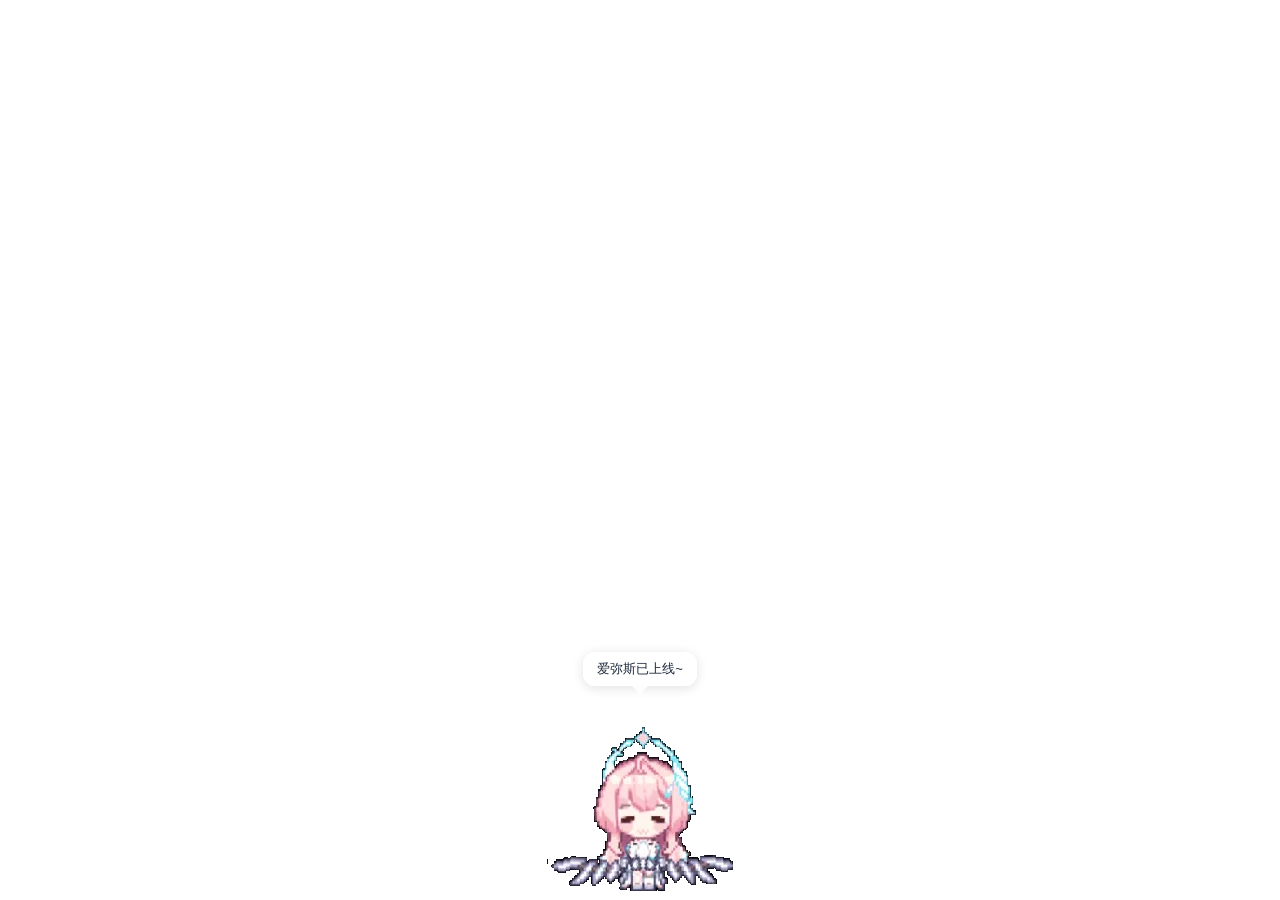
<file: src/index.html>
<!DOCTYPE html>
<html lang="zh-CN">
<head>
  <meta charset="UTF-8">
  <meta name="viewport" content="width=device-width, initial-scale=1.0">
  <title>桌宠</title>
  <link rel="stylesheet" href="pet.css">
</head>
<body>
  <div id="pet-container">
    <div id="sprite"></div>
    <div id="gif-container" class="hidden"><div id="gif-sprite-wrap"></div></div>
    <div id="bubble" class="hidden"></div>
    <div id="ask-bubble" class="hidden">
      <div id="ask-prompt"></div>
      <div id="ask-choices"></div>
      <div id="ask-confirm-row" class="hidden">
        <button id="ask-confirm-yes">确认</button>
        <button id="ask-confirm-no">否定</button>
      </div>
      <div id="ask-input-row">
        <input id="ask-input" type="text" placeholder="输入...">
        <div id="ask-input-btns">
          <button id="ask-back">返回</button>
          <button id="ask-send">发送</button>
        </div>
      </div>
    </div>
    <div id="quick-menu" class="hidden">
      <button class="quick-menu-item" data-action="message">💬 发消息</button>
      <button class="quick-menu-item" data-action="adapter-status">🔌 适配器状态</button>
      <button class="quick-menu-item" data-action="adapter-select">🎯 选择适配器</button>
      <button class="quick-menu-item" data-action="adapter-auto">⚙ 自动检测</button>
      <button class="quick-menu-item" data-action="adapter-scan">↻ 立即扫描</button>
      <button class="quick-menu-item" data-action="movement-mode">🏃 运动模式</button>
      <button class="quick-menu-item" data-action="sleep">💤 休眠</button>
      <button class="quick-menu-item" data-action="exit">⏻ 退出</button>
      <button class="quick-menu-item" data-action="toggle-mode">🔄 切换GIF模式</button>
      <button class="quick-menu-item" data-action="cancel">✕ 取消</button>
    </div>

    <!-- Adapter Selection Modal -->
    <div id="adapter-modal" class="hidden">
      <div class="modal-backdrop"></div>
      <div class="modal-content">
        <div class="modal-header">
          <h3>选择 CLI 适配器</h3>
          <button class="modal-close" data-action="close-adapter-modal">✕</button>
        </div>
        <div class="modal-body">
          <div class="adapter-mode-section">
            <label class="mode-option">
              <input type="radio" name="adapter-mode" value="auto" id="mode-auto">
              <span class="mode-label">
                <strong>自动检测</strong>
                <small>根据运行进程自动选择适配器</small>
              </span>
            </label>
            <label class="mode-option">
              <input type="radio" name="adapter-mode" value="manual" id="mode-manual">
              <span class="mode-label">
                <strong>手动指定</strong>
                <small>强制使用特定适配器</small>
              </span>
            </label>
          </div>
          <div class="adapter-list" id="adapter-list">
            <!-- Populated dynamically -->
          </div>
        </div>
        <div class="modal-footer">
          <button class="modal-btn modal-btn-primary" data-action="apply-adapter">应用</button>
          <button class="modal-btn modal-btn-secondary" data-action="close-adapter-modal">取消</button>
        </div>
      </div>
    </div>
    <div id="pending-dot" class="hidden"></div>
  </div>
  <script src="sprite-animator.js"></script>
  <script src="gif-animator.js"></script>
  <script src="bubble.js"></script>
  <script src="app.js"></script>
</body>
</html>
</file>
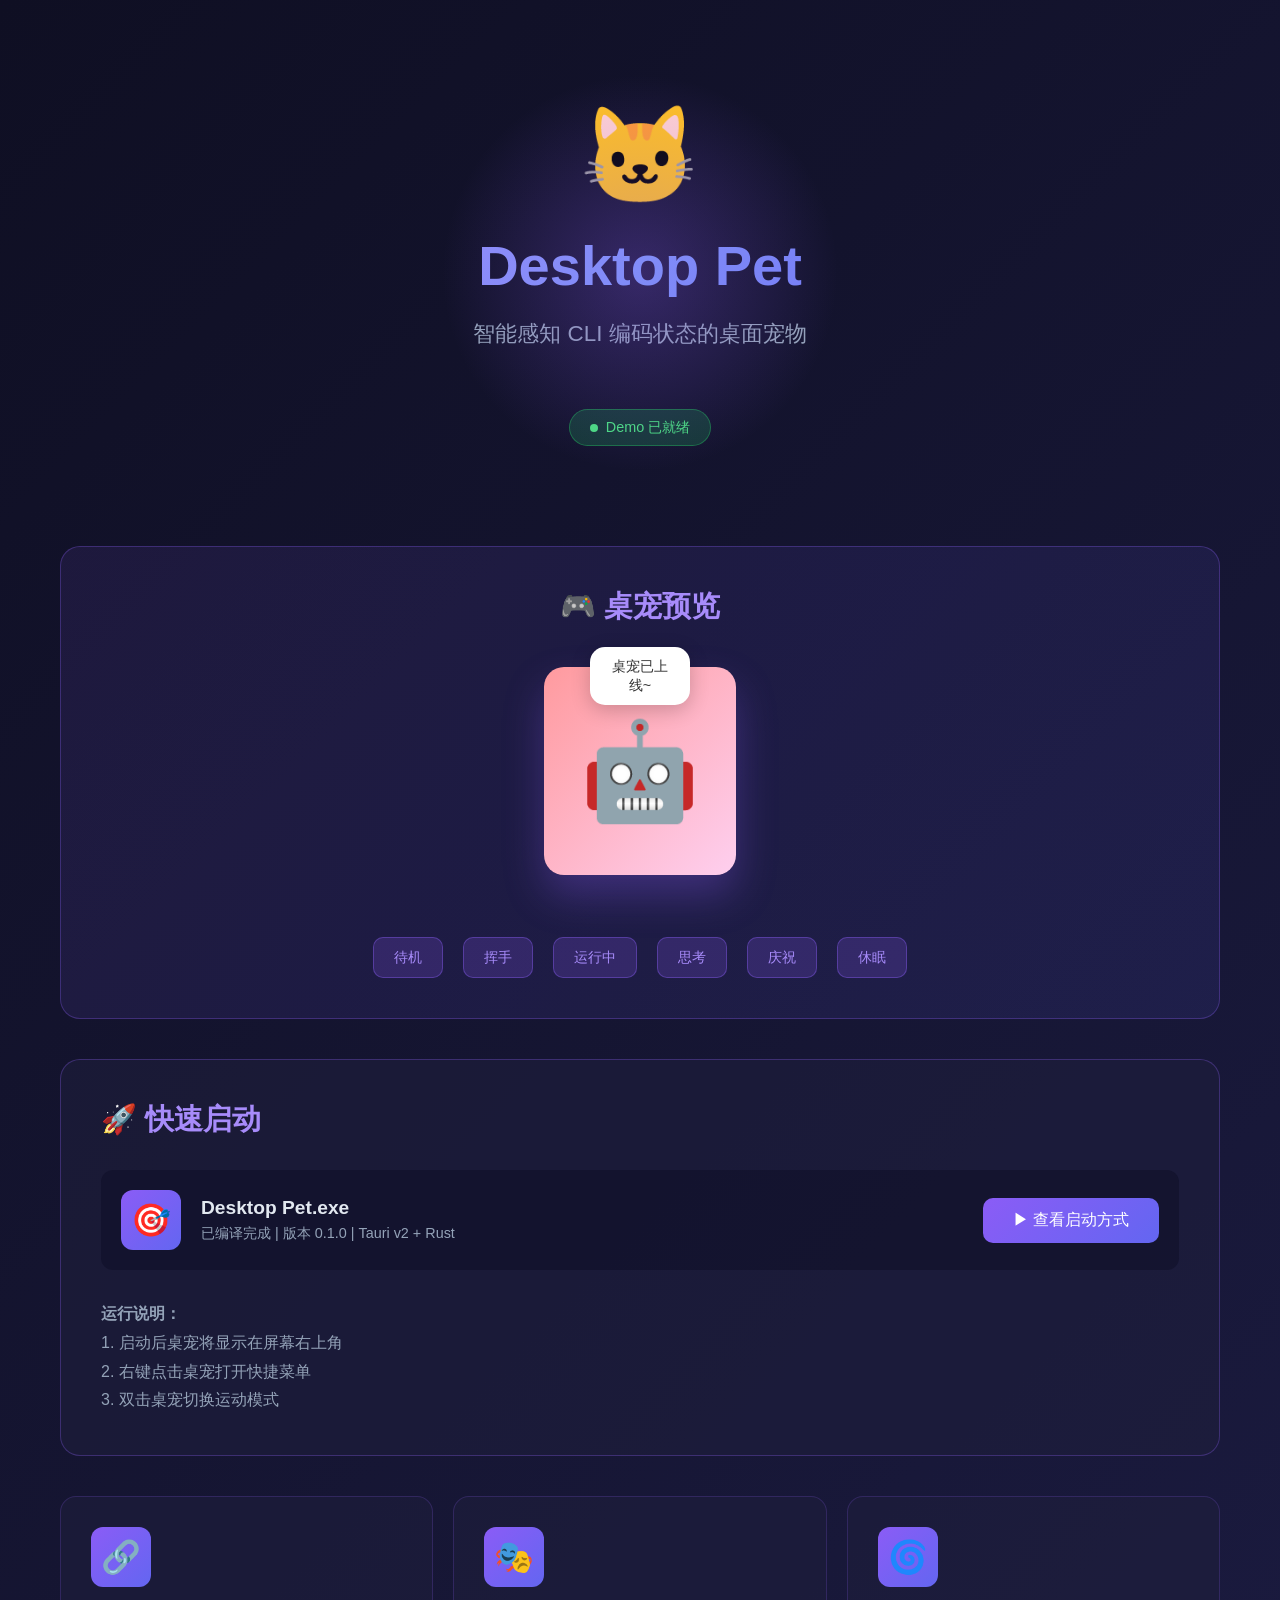
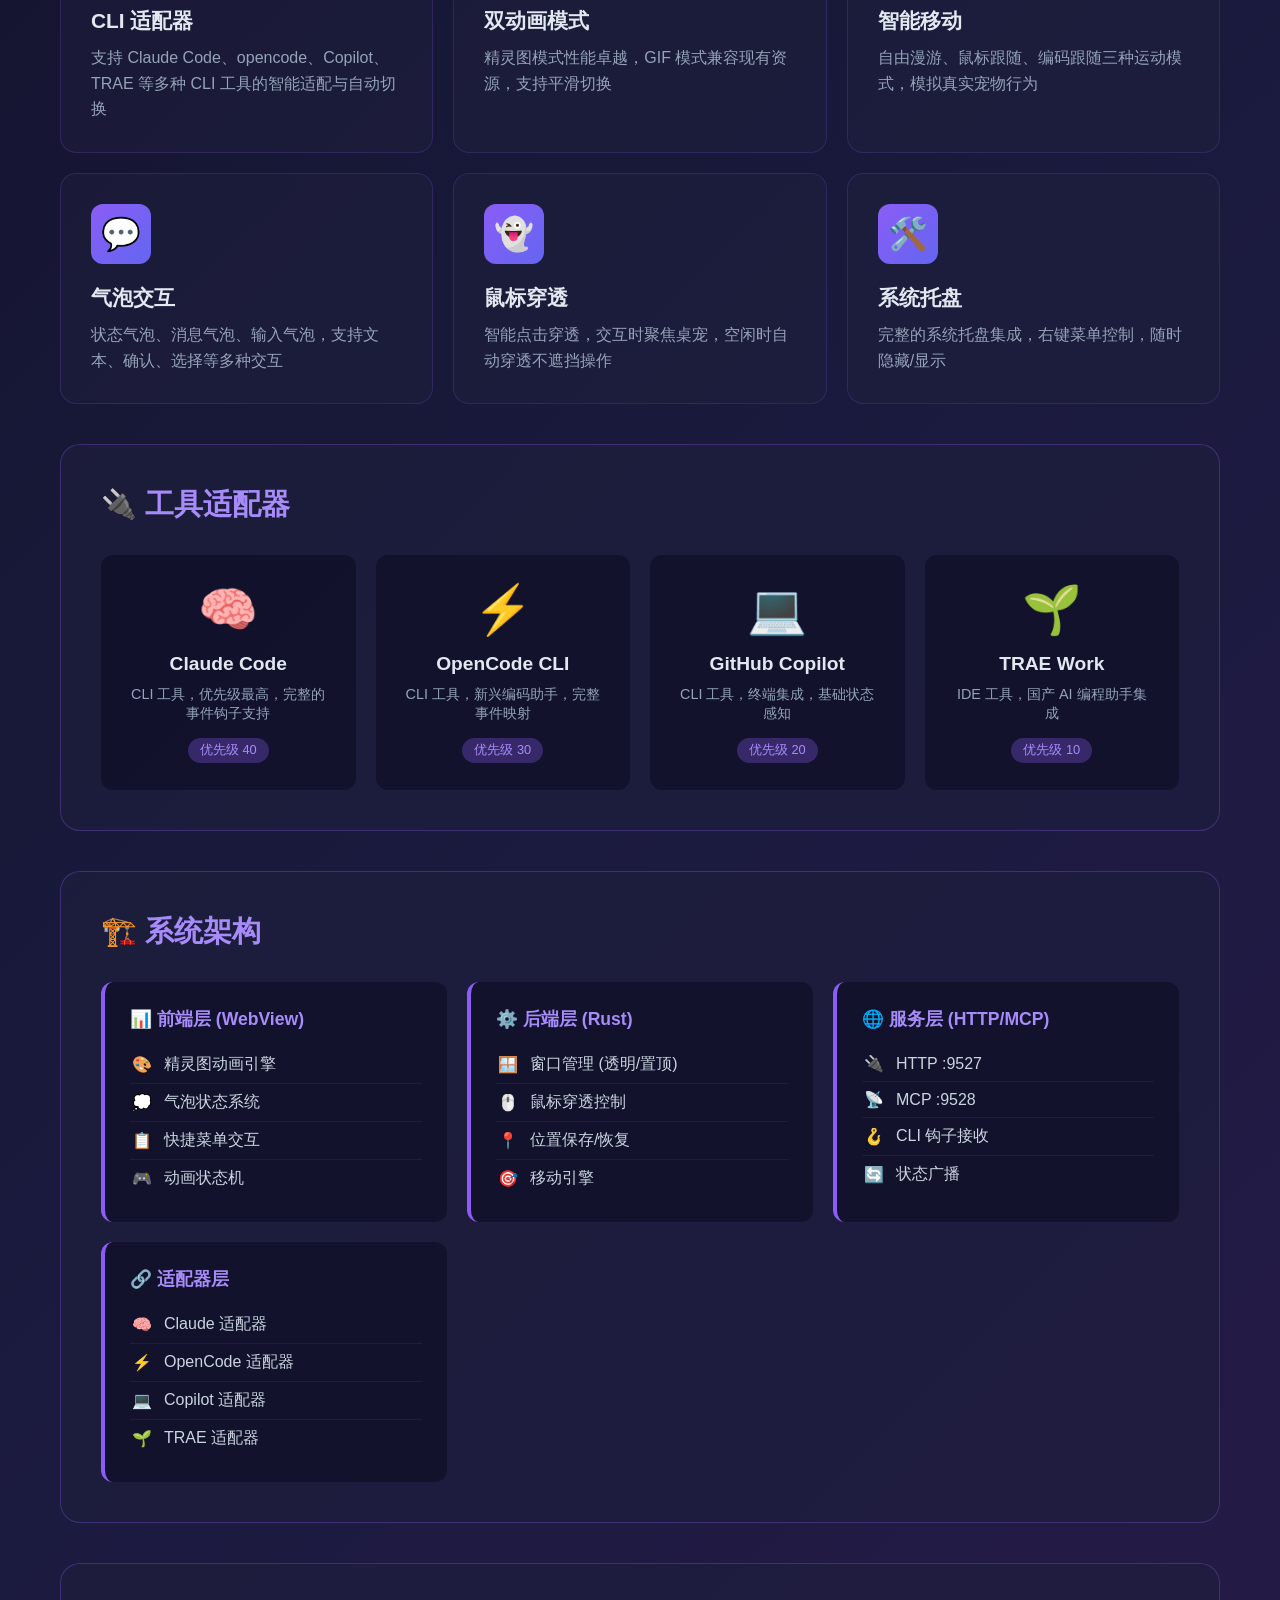
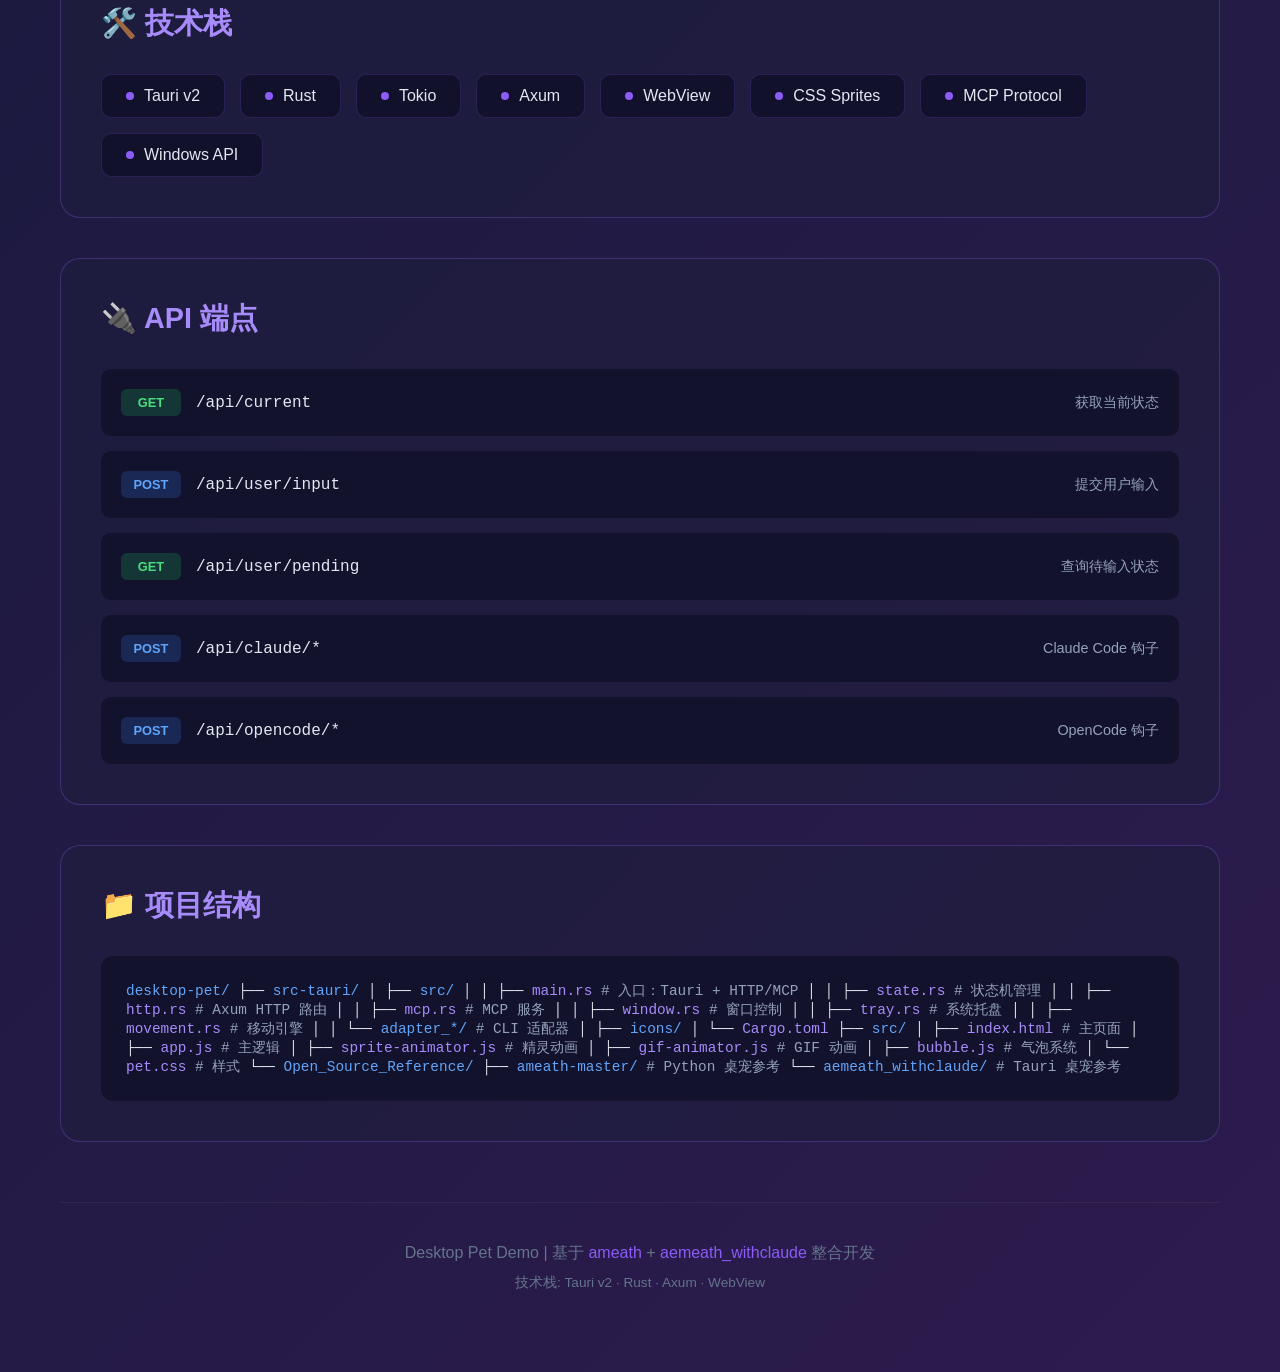
<file: demo.html>
<!DOCTYPE html>
<html lang="zh-CN">
<head>
  <meta charset="UTF-8">
  <meta name="viewport" content="width=device-width, initial-scale=1.0">
  <title>Desktop Pet - CLI 智能桌宠 Demo</title>
  <style>
    * {
      margin: 0;
      padding: 0;
      box-sizing: border-box;
    }

    body {
      font-family: "Microsoft YaHei", "PingFang SC", -apple-system, sans-serif;
      background: linear-gradient(135deg, #0f0f23 0%, #1a1a3e 50%, #2d1b4e 100%);
      min-height: 100vh;
      color: #e2e8f0;
      overflow-x: hidden;
    }

    .container {
      max-width: 1200px;
      margin: 0 auto;
      padding: 40px 20px;
    }

    /* Hero Section */
    .hero {
      text-align: center;
      padding: 60px 20px;
      position: relative;
    }

    .hero::before {
      content: '';
      position: absolute;
      top: 50%;
      left: 50%;
      transform: translate(-50%, -50%);
      width: 400px;
      height: 400px;
      background: radial-gradient(circle, rgba(139, 92, 246, 0.3) 0%, transparent 70%);
      pointer-events: none;
    }

    .hero h1 {
      font-size: 3.5rem;
      font-weight: 700;
      background: linear-gradient(135deg, #a78bfa 0%, #818cf8 50%, #6366f1 100%);
      -webkit-background-clip: text;
      -webkit-text-fill-color: transparent;
      background-clip: text;
      margin-bottom: 20px;
      position: relative;
    }

    .hero .subtitle {
      font-size: 1.4rem;
      color: #94a3b8;
      margin-bottom: 40px;
    }

    .hero .emoji-mascot {
      font-size: 6rem;
      margin-bottom: 20px;
      animation: bounce 2s ease-in-out infinite;
    }

    @keyframes bounce {
      0%, 100% { transform: translateY(0); }
      50% { transform: translateY(-20px); }
    }

    /* Status Badge */
    .status-badge {
      display: inline-flex;
      align-items: center;
      gap: 8px;
      padding: 8px 20px;
      background: rgba(34, 197, 94, 0.2);
      border: 1px solid rgba(34, 197, 94, 0.4);
      border-radius: 50px;
      font-size: 0.9rem;
      color: #4ade80;
      margin-top: 20px;
    }

    .status-badge .dot {
      width: 8px;
      height: 8px;
      background: #4ade80;
      border-radius: 50%;
      animation: pulse 2s ease-in-out infinite;
    }

    @keyframes pulse {
      0%, 100% { opacity: 1; }
      50% { opacity: 0.4; }
    }

    /* Quick Start Section */
    .quick-start {
      background: rgba(30, 30, 60, 0.6);
      border-radius: 20px;
      padding: 40px;
      margin: 40px 0;
      border: 1px solid rgba(139, 92, 246, 0.3);
    }

    .quick-start h2 {
      font-size: 1.8rem;
      margin-bottom: 30px;
      color: #a78bfa;
    }

    .exe-status {
      display: flex;
      align-items: center;
      gap: 20px;
      padding: 20px;
      background: rgba(15, 15, 40, 0.6);
      border-radius: 12px;
      margin-bottom: 30px;
    }

    .exe-icon {
      width: 60px;
      height: 60px;
      background: linear-gradient(135deg, #8b5cf6, #6366f1);
      border-radius: 12px;
      display: flex;
      align-items: center;
      justify-content: center;
      font-size: 2rem;
    }

    .exe-info h3 {
      font-size: 1.2rem;
      margin-bottom: 5px;
    }

    .exe-info p {
      color: #94a3b8;
      font-size: 0.9rem;
    }

    .run-btn {
      margin-left: auto;
      padding: 12px 30px;
      background: linear-gradient(135deg, #8b5cf6, #6366f1);
      border: none;
      border-radius: 10px;
      color: white;
      font-size: 1rem;
      cursor: pointer;
      transition: all 0.3s ease;
      display: flex;
      align-items: center;
      gap: 8px;
    }

    .run-btn:hover {
      transform: translateY(-2px);
      box-shadow: 0 10px 30px rgba(139, 92, 246, 0.4);
    }

    /* Architecture Section */
    .architecture {
      background: rgba(30, 30, 60, 0.6);
      border-radius: 20px;
      padding: 40px;
      margin: 40px 0;
      border: 1px solid rgba(139, 92, 246, 0.3);
    }

    .architecture h2 {
      font-size: 1.8rem;
      margin-bottom: 30px;
      color: #a78bfa;
    }

    .arch-diagram {
      display: grid;
      grid-template-columns: repeat(auto-fit, minmax(300px, 1fr));
      gap: 20px;
    }

    .arch-layer {
      background: rgba(15, 15, 40, 0.8);
      border-radius: 12px;
      padding: 25px;
      border-left: 4px solid #8b5cf6;
    }

    .arch-layer h3 {
      font-size: 1.1rem;
      color: #a78bfa;
      margin-bottom: 15px;
      display: flex;
      align-items: center;
      gap: 10px;
    }

    .arch-layer ul {
      list-style: none;
      color: #cbd5e1;
    }

    .arch-layer li {
      padding: 8px 0;
      border-bottom: 1px solid rgba(255, 255, 255, 0.05);
      display: flex;
      align-items: center;
      gap: 10px;
    }

    .arch-layer li:last-child {
      border-bottom: none;
    }

    .arch-layer .icon {
      width: 24px;
      text-align: center;
    }

    /* Features Grid */
    .features {
      display: grid;
      grid-template-columns: repeat(auto-fit, minmax(280px, 1fr));
      gap: 20px;
      margin: 40px 0;
    }

    .feature-card {
      background: rgba(30, 30, 60, 0.6);
      border-radius: 16px;
      padding: 30px;
      border: 1px solid rgba(139, 92, 246, 0.2);
      transition: all 0.3s ease;
    }

    .feature-card:hover {
      transform: translateY(-5px);
      border-color: rgba(139, 92, 246, 0.5);
      box-shadow: 0 20px 40px rgba(0, 0, 0, 0.3);
    }

    .feature-icon {
      width: 60px;
      height: 60px;
      background: linear-gradient(135deg, #8b5cf6, #6366f1);
      border-radius: 12px;
      display: flex;
      align-items: center;
      justify-content: center;
      font-size: 2rem;
      margin-bottom: 20px;
    }

    .feature-card h3 {
      font-size: 1.3rem;
      margin-bottom: 10px;
      color: #e2e8f0;
    }

    .feature-card p {
      color: #94a3b8;
      line-height: 1.6;
    }

    /* CLI Adapters Section */
    .adapters {
      background: rgba(30, 30, 60, 0.6);
      border-radius: 20px;
      padding: 40px;
      margin: 40px 0;
      border: 1px solid rgba(139, 92, 246, 0.3);
    }

    .adapters h2 {
      font-size: 1.8rem;
      margin-bottom: 30px;
      color: #a78bfa;
    }

    .adapter-grid {
      display: grid;
      grid-template-columns: repeat(auto-fit, minmax(250px, 1fr));
      gap: 20px;
    }

    .adapter-card {
      background: rgba(15, 15, 40, 0.8);
      border-radius: 12px;
      padding: 25px;
      text-align: center;
      border: 2px solid transparent;
      transition: all 0.3s ease;
    }

    .adapter-card:hover {
      border-color: #8b5cf6;
    }

    .adapter-card .logo {
      font-size: 3rem;
      margin-bottom: 15px;
    }

    .adapter-card h4 {
      font-size: 1.2rem;
      margin-bottom: 10px;
      color: #e2e8f0;
    }

    .adapter-card p {
      color: #94a3b8;
      font-size: 0.9rem;
      margin-bottom: 15px;
    }

    .priority-badge {
      display: inline-block;
      padding: 4px 12px;
      background: rgba(139, 92, 246, 0.3);
      border-radius: 20px;
      font-size: 0.8rem;
      color: #a78bfa;
    }

    /* Tech Stack */
    .tech-stack {
      background: rgba(30, 30, 60, 0.6);
      border-radius: 20px;
      padding: 40px;
      margin: 40px 0;
      border: 1px solid rgba(139, 92, 246, 0.3);
    }

    .tech-stack h2 {
      font-size: 1.8rem;
      margin-bottom: 30px;
      color: #a78bfa;
    }

    .tech-grid {
      display: flex;
      flex-wrap: wrap;
      gap: 15px;
    }

    .tech-item {
      padding: 12px 24px;
      background: rgba(15, 15, 40, 0.8);
      border-radius: 10px;
      display: flex;
      align-items: center;
      gap: 10px;
      border: 1px solid rgba(139, 92, 246, 0.2);
    }

    .tech-item .dot {
      width: 8px;
      height: 8px;
      border-radius: 50%;
      background: #8b5cf6;
    }

    /* API Endpoints */
    .api-section {
      background: rgba(30, 30, 60, 0.6);
      border-radius: 20px;
      padding: 40px;
      margin: 40px 0;
      border: 1px solid rgba(139, 92, 246, 0.3);
    }

    .api-section h2 {
      font-size: 1.8rem;
      margin-bottom: 30px;
      color: #a78bfa;
    }

    .endpoint-list {
      display: grid;
      gap: 15px;
    }

    .endpoint {
      background: rgba(15, 15, 40, 0.8);
      border-radius: 10px;
      padding: 20px;
      display: flex;
      align-items: center;
      gap: 15px;
    }

    .method {
      padding: 6px 12px;
      border-radius: 6px;
      font-size: 0.8rem;
      font-weight: 600;
      min-width: 60px;
      text-align: center;
    }

    .method.get {
      background: rgba(34, 197, 94, 0.2);
      color: #4ade80;
    }

    .method.post {
      background: rgba(59, 130, 246, 0.2);
      color: #60a5fa;
    }

    .endpoint .path {
      font-family: "Fira Code", monospace;
      color: #e2e8f0;
      flex: 1;
    }

    .endpoint .desc {
      color: #94a3b8;
      font-size: 0.9rem;
    }

    /* Project Structure */
    .structure {
      background: rgba(30, 30, 60, 0.6);
      border-radius: 20px;
      padding: 40px;
      margin: 40px 0;
      border: 1px solid rgba(139, 92, 246, 0.3);
    }

    .structure h2 {
      font-size: 1.8rem;
      margin-bottom: 30px;
      color: #a78bfa;
    }

    .file-tree {
      font-family: "Fira Code", "Consolas", monospace;
      font-size: 0.9rem;
      background: rgba(15, 15, 40, 0.8);
      border-radius: 12px;
      padding: 25px;
      overflow-x: auto;
    }

    .file-tree .folder {
      color: #60a5fa;
    }

    .file-tree .file {
      color: #94a3b8;
    }

    .file-tree .highlight {
      color: #a78bfa;
    }

    /* Footer */
    .footer {
      text-align: center;
      padding: 40px 20px;
      color: #64748b;
      border-top: 1px solid rgba(255, 255, 255, 0.05);
      margin-top: 60px;
    }

    .footer a {
      color: #8b5cf6;
      text-decoration: none;
    }

    .footer a:hover {
      text-decoration: underline;
    }

    /* Responsive */
    @media (max-width: 768px) {
      .hero h1 {
        font-size: 2.5rem;
      }

      .exe-status {
        flex-direction: column;
        text-align: center;
      }

      .run-btn {
        margin-left: 0;
        margin-top: 20px;
      }

      .run-btn::after {
        content: '💜';
      }
    }

    /* Animations */
    .fade-in {
      animation: fadeIn 0.6s ease-out;
    }

    @keyframes fadeIn {
      from {
        opacity: 0;
        transform: translateY(20px);
      }
      to {
        opacity: 1;
        transform: translateY(0);
      }
    }

    /* Interactive Pet Preview */
    .pet-preview {
      background: linear-gradient(135deg, rgba(139, 92, 246, 0.1), rgba(99, 102, 241, 0.1));
      border-radius: 20px;
      padding: 40px;
      margin: 40px 0;
      text-align: center;
      border: 1px solid rgba(139, 92, 246, 0.3);
    }

    .pet-preview h2 {
      font-size: 1.8rem;
      margin-bottom: 20px;
      color: #a78bfa;
    }

    .pet-container {
      display: inline-block;
      position: relative;
      width: 200px;
      height: 220px;
      margin: 20px auto;
    }

    .pet-sprite {
      width: 192px;
      height: 208px;
      margin: 0 auto;
      background: linear-gradient(135deg, #ff9a9e 0%, #fecfef 100%);
      border-radius: 20px;
      display: flex;
      align-items: center;
      justify-content: center;
      font-size: 6rem;
      animation: petFloat 3s ease-in-out infinite;
      box-shadow: 0 20px 40px rgba(139, 92, 246, 0.3);
    }

    @keyframes petFloat {
      0%, 100% { transform: translateY(0) rotate(-2deg); }
      50% { transform: translateY(-10px) rotate(2deg); }
    }

    .pet-speech {
      position: absolute;
      top: -20px;
      left: 50%;
      transform: translateX(-50%);
      background: white;
      padding: 10px 20px;
      border-radius: 15px;
      color: #333;
      font-size: 0.9rem;
      box-shadow: 0 5px 20px rgba(0, 0, 0, 0.2);
      animation: speechBounce 2s ease-in-out infinite;
    }

    .pet-speech::after {
      content: '';
      position: absolute;
      bottom: -10px;
      left: 50%;
      transform: translateX(-50%);
      border: 10px solid transparent;
      border-top-color: white;
    }

    @keyframes speechBounce {
      0%, 100% { transform: translateX(-50%) translateY(0); }
      50% { transform: translateX(-50%) translateY(-5px); }
    }

    /* State indicator */
    .state-indicator {
      display: flex;
      justify-content: center;
      gap: 20px;
      margin-top: 30px;
      flex-wrap: wrap;
    }

    .state-btn {
      padding: 10px 20px;
      background: rgba(139, 92, 246, 0.2);
      border: 1px solid rgba(139, 92, 246, 0.4);
      border-radius: 10px;
      color: #a78bfa;
      cursor: pointer;
      transition: all 0.3s ease;
      font-size: 0.9rem;
    }

    .state-btn:hover {
      background: rgba(139, 92, 246, 0.4);
      transform: scale(1.05);
    }

    .state-btn.active {
      background: rgba(139, 92, 246, 0.6);
      border-color: #8b5cf6;
    }
  </style>
</head>
<body>
  <div class="container">
    <!-- Hero Section -->
    <section class="hero fade-in">
      <div class="emoji-mascot">🐱</div>
      <h1>Desktop Pet</h1>
      <p class="subtitle">智能感知 CLI 编码状态的桌面宠物</p>
      <div class="status-badge">
        <span class="dot"></span>
        <span>Demo 已就绪</span>
      </div>
    </section>

    <!-- Pet Preview -->
    <section class="pet-preview fade-in">
      <h2>🎮 桌宠预览</h2>
      <div class="pet-container">
        <div class="pet-speech" id="speech">桌宠已上线~</div>
        <div class="pet-sprite" id="petSprite">🤖</div>
      </div>
      <div class="state-indicator">
        <button class="state-btn" onclick="changeState('idle', this)">待机</button>
        <button class="state-btn" onclick="changeState('waving', this)">挥手</button>
        <button class="state-btn" onclick="changeState('running', this)">运行中</button>
        <button class="state-btn" onclick="changeState('thinking', this)">思考</button>
        <button class="state-btn" onclick="changeState('celebrating', this)">庆祝</button>
        <button class="state-btn" onclick="changeState('sleeping', this)">休眠</button>
      </div>
    </section>

    <!-- Quick Start -->
    <section class="quick-start fade-in">
      <h2>🚀 快速启动</h2>
      <div class="exe-status">
        <div class="exe-icon">🎯</div>
        <div class="exe-info">
          <h3>Desktop Pet.exe</h3>
          <p>已编译完成 | 版本 0.1.0 | Tauri v2 + Rust</p>
        </div>
        <button class="run-btn" onclick="showStartGuide()">
          ▶ 查看启动方式
        </button>
      </div>
      <div id="start-guide" style="display:none; margin-top:20px; padding:20px; background:rgba(15,15,40,0.8); border-radius:12px;">
        <p style="color:#e2e8f0; margin-bottom:12px;"><strong>方式一：双击启动脚本（推荐）</strong></p>
        <p style="color:#94a3b8; margin-bottom:20px;">双击项目根目录下的 <code style="background:rgba(139,92,246,0.2); padding:2px 8px; border-radius:4px;">start-desktop-pet.bat</code></p>

        <p style="color:#e2e8f0; margin-bottom:12px;"><strong>方式二：直接运行 exe</strong></p>
        <p style="color:#94a3b8; margin-bottom:20px;">打开 <code style="background:rgba(139,92,246,0.2); padding:2px 8px; border-radius:4px;">src-tauri\target\release\desktop-pet.exe</code> 双击运行</p>

        <p style="color:#e2e8f0; margin-bottom:12px;"><strong>方式三：命令行启动</strong></p>
        <div style="background:rgba(0,0,0,0.4); padding:12px; border-radius:8px; font-family:monospace; color:#a78bfa;">
          cd "d:\project file\Desktop_Pet\src-tauri\target\release"<br>
          .\desktop-pet.exe
        </div>

        <p style="color:#f59e0b; margin-top:20px; font-size:0.9rem;">⚠ 浏览器网页无法直接启动本地程序，请使用以上方式运行</p>
      </div>
      <p style="color: #94a3b8; line-height: 1.8; margin-top: 20px;">
        <strong>运行说明：</strong><br>
        1. 启动后桌宠将显示在屏幕右上角<br>
        2. 右键点击桌宠打开快捷菜单<br>
        3. 双击桌宠切换运动模式
      </p>
    </section>

    <!-- Features -->
    <section class="features fade-in">
      <div class="feature-card">
        <div class="feature-icon">🔗</div>
        <h3>CLI 适配器</h3>
        <p>支持 Claude Code、opencode、Copilot、TRAE 等多种 CLI 工具的智能适配与自动切换</p>
      </div>
      <div class="feature-card">
        <div class="feature-icon">🎭</div>
        <h3>双动画模式</h3>
        <p>精灵图模式性能卓越，GIF 模式兼容现有资源，支持平滑切换</p>
      </div>
      <div class="feature-card">
        <div class="feature-icon">🌀</div>
        <h3>智能移动</h3>
        <p>自由漫游、鼠标跟随、编码跟随三种运动模式，模拟真实宠物行为</p>
      </div>
      <div class="feature-card">
        <div class="feature-icon">💬</div>
        <h3>气泡交互</h3>
        <p>状态气泡、消息气泡、输入气泡，支持文本、确认、选择等多种交互</p>
      </div>
      <div class="feature-card">
        <div class="feature-icon">👻</div>
        <h3>鼠标穿透</h3>
        <p>智能点击穿透，交互时聚焦桌宠，空闲时自动穿透不遮挡操作</p>
      </div>
      <div class="feature-card">
        <div class="feature-icon">🛠️</div>
        <h3>系统托盘</h3>
        <p>完整的系统托盘集成，右键菜单控制，随时隐藏/显示</p>
      </div>
    </section>

    <!-- Adapters -->
    <section class="adapters fade-in">
      <h2>🔌 工具适配器</h2>
      <div class="adapter-grid">
        <div class="adapter-card">
          <div class="logo">🧠</div>
          <h4>Claude Code</h4>
          <p>CLI 工具，优先级最高，完整的事件钩子支持</p>
          <span class="priority-badge">优先级 40</span>
        </div>
        <div class="adapter-card">
          <div class="logo">⚡</div>
          <h4>OpenCode CLI</h4>
          <p>CLI 工具，新兴编码助手，完整事件映射</p>
          <span class="priority-badge">优先级 30</span>
        </div>
        <div class="adapter-card">
          <div class="logo">💻</div>
          <h4>GitHub Copilot</h4>
          <p>CLI 工具，终端集成，基础状态感知</p>
          <span class="priority-badge">优先级 20</span>
        </div>
        <div class="adapter-card">
          <div class="logo">🌱</div>
          <h4>TRAE Work</h4>
          <p>IDE 工具，国产 AI 编程助手集成</p>
          <span class="priority-badge">优先级 10</span>
        </div>
      </div>
    </section>

    <!-- Architecture -->
    <section class="architecture fade-in">
      <h2>🏗️ 系统架构</h2>
      <div class="arch-diagram">
        <div class="arch-layer">
          <h3>📊 前端层 (WebView)</h3>
          <ul>
            <li><span class="icon">🎨</span> 精灵图动画引擎</li>
            <li><span class="icon">💭</span> 气泡状态系统</li>
            <li><span class="icon">📋</span> 快捷菜单交互</li>
            <li><span class="icon">🎮</span> 动画状态机</li>
          </ul>
        </div>
        <div class="arch-layer">
          <h3>⚙️ 后端层 (Rust)</h3>
          <ul>
            <li><span class="icon">🪟</span> 窗口管理 (透明/置顶)</li>
            <li><span class="icon">🖱️</span> 鼠标穿透控制</li>
            <li><span class="icon">📍</span> 位置保存/恢复</li>
            <li><span class="icon">🎯</span> 移动引擎</li>
          </ul>
        </div>
        <div class="arch-layer">
          <h3>🌐 服务层 (HTTP/MCP)</h3>
          <ul>
            <li><span class="icon">🔌</span> HTTP :9527</li>
            <li><span class="icon">📡</span> MCP :9528</li>
            <li><span class="icon">🪝</span> CLI 钩子接收</li>
            <li><span class="icon">🔄</span> 状态广播</li>
          </ul>
        </div>
        <div class="arch-layer">
          <h3>🔗 适配器层</h3>
          <ul>
            <li><span class="icon">🧠</span> Claude 适配器</li>
            <li><span class="icon">⚡</span> OpenCode 适配器</li>
            <li><span class="icon">💻</span> Copilot 适配器</li>
            <li><span class="icon">🌱</span> TRAE 适配器</li>
          </ul>
        </div>
      </div>
    </section>

    <!-- Tech Stack -->
    <section class="tech-stack fade-in">
      <h2>🛠️ 技术栈</h2>
      <div class="tech-grid">
        <div class="tech-item"><span class="dot"></span> Tauri v2</div>
        <div class="tech-item"><span class="dot"></span> Rust</div>
        <div class="tech-item"><span class="dot"></span> Tokio</div>
        <div class="tech-item"><span class="dot"></span> Axum</div>
        <div class="tech-item"><span class="dot"></span> WebView</div>
        <div class="tech-item"><span class="dot"></span> CSS Sprites</div>
        <div class="tech-item"><span class="dot"></span> MCP Protocol</div>
        <div class="tech-item"><span class="dot"></span> Windows API</div>
      </div>
    </section>

    <!-- API Endpoints -->
    <section class="api-section fade-in">
      <h2>🔌 API 端点</h2>
      <div class="endpoint-list">
        <div class="endpoint">
          <span class="method get">GET</span>
          <span class="path">/api/current</span>
          <span class="desc">获取当前状态</span>
        </div>
        <div class="endpoint">
          <span class="method post">POST</span>
          <span class="path">/api/user/input</span>
          <span class="desc">提交用户输入</span>
        </div>
        <div class="endpoint">
          <span class="method get">GET</span>
          <span class="path">/api/user/pending</span>
          <span class="desc">查询待输入状态</span>
        </div>
        <div class="endpoint">
          <span class="method post">POST</span>
          <span class="path">/api/claude/*</span>
          <span class="desc">Claude Code 钩子</span>
        </div>
        <div class="endpoint">
          <span class="method post">POST</span>
          <span class="path">/api/opencode/*</span>
          <span class="desc">OpenCode 钩子</span>
        </div>
      </div>
    </section>

    <!-- Project Structure -->
    <section class="structure fade-in">
      <h2>📁 项目结构</h2>
      <div class="file-tree">
<span class="folder">desktop-pet/</span>
├── <span class="folder">src-tauri/</span>
│   ├── <span class="folder">src/</span>
│   │   ├── <span class="highlight">main.rs</span>           <span class="file"># 入口：Tauri + HTTP/MCP</span>
│   │   ├── <span class="highlight">state.rs</span>           <span class="file"># 状态机管理</span>
│   │   ├── <span class="highlight">http.rs</span>            <span class="file"># Axum HTTP 路由</span>
│   │   ├── <span class="highlight">mcp.rs</span>             <span class="file"># MCP 服务</span>
│   │   ├── <span class="highlight">window.rs</span>          <span class="file"># 窗口控制</span>
│   │   ├── <span class="highlight">tray.rs</span>            <span class="file"># 系统托盘</span>
│   │   ├── <span class="highlight">movement.rs</span>        <span class="file"># 移动引擎</span>
│   │   └── <span class="folder">adapter_*/</span>          <span class="file"># CLI 适配器</span>
│   ├── <span class="folder">icons/</span>
│   └── <span class="highlight">Cargo.toml</span>
├── <span class="folder">src/</span>
│   ├── <span class="highlight">index.html</span>           <span class="file"># 主页面</span>
│   ├── <span class="highlight">app.js</span>              <span class="file"># 主逻辑</span>
│   ├── <span class="highlight">sprite-animator.js</span>  <span class="file"># 精灵动画</span>
│   ├── <span class="highlight">gif-animator.js</span>    <span class="file"># GIF 动画</span>
│   ├── <span class="highlight">bubble.js</span>           <span class="file"># 气泡系统</span>
│   └── <span class="highlight">pet.css</span>             <span class="file"># 样式</span>
└── <span class="folder">Open_Source_Reference/</span>
    ├── <span class="folder">ameath-master/</span>        <span class="file"># Python 桌宠参考</span>
    └── <span class="folder">aemeath_withclaude/</span>  <span class="file"># Tauri 桌宠参考</span>
      </div>
    </section>

    <!-- Footer -->
    <footer class="footer">
      <p>Desktop Pet Demo | 基于 <a href="#">ameath</a> + <a href="#">aemeath_withclaude</a> 整合开发</p>
      <p style="margin-top: 10px; font-size: 0.85rem;">技术栈: Tauri v2 · Rust · Axum · WebView</p>
    </footer>
  </div>

  <script>
    // State configurations
    const stateConfig = {
      idle: { emoji: '🧍', speech: '待机中...' },
      waving: { emoji: '👋', speech: '你好呀~' },
      running: { emoji: '🏃', speech: '正在运行...' },
      thinking: { emoji: '🤔', speech: '思考中...' },
      celebrating: { emoji: '🎉', speech: '搞定啦!' },
      sleeping: { emoji: '💤', speech: 'zzZ...' }
    };

    // Change pet state
    function changeState(state, btn) {
      const config = stateConfig[state];
      document.getElementById('petSprite').textContent = config.emoji;
      document.getElementById('speech').textContent = config.speech;

      // Update active button
      document.querySelectorAll('.state-btn').forEach(b => b.classList.remove('active'));
      btn.classList.add('active');
    }

    // Show start guide
    function showStartGuide() {
      const guide = document.getElementById('start-guide');
      if (guide.style.display === 'none') {
        guide.style.display = 'block';
      } else {
        guide.style.display = 'none';
      }
    }

    // Initial animation
    setTimeout(() => {
      const pet = document.getElementById('petSprite');
      pet.style.animation = 'petFloat 3s ease-in-out infinite';
    }, 100);
  </script>
</body>
</html>
</file>
<file: src/pet.css>
* {
  margin: 0;
  padding: 0;
  box-sizing: border-box;
}

html, body {
  background: transparent;
  width: 100%;
  height: 100%;
  overflow: hidden;
  user-select: none;
}

#pet-container {
  width: 100%;
  height: 100%;
  display: flex;
  flex-direction: column;
  align-items: center;
  justify-content: flex-end;
  position: relative;
  background: transparent;
}

#sprite {
  width: 192px;
  height: 208px;
  background-image: url('spritesheet.webp');
  background-size: 1536px 3328px;
  background-repeat: no-repeat;
  image-rendering: pixelated;
  transition: opacity 0.3s ease;
  flex-shrink: 0;
}

/* ---- bubble ---- */

#bubble {
  position: absolute;
  bottom: 214px;
  background: rgba(255, 255, 255, 0.92);
  border-radius: 12px;
  padding: 8px 14px;
  font-size: 13px;
  font-family: "Microsoft YaHei", "PingFang SC", sans-serif;
  color: #1e293b;
  max-width: 220px;
  text-align: center;
  box-shadow: 0 2px 12px rgba(0, 0, 0, 0.12);
  white-space: pre-line;
  transition: opacity 0.15s ease, transform 0.15s ease;
}

#bubble::after {
  content: '';
  position: absolute;
  bottom: -8px;
  left: 50%;
  transform: translateX(-50%);
  width: 0;
  height: 0;
  border-left: 8px solid transparent;
  border-right: 8px solid transparent;
  border-top: 8px solid rgba(255, 255, 255, 0.92);
}

#bubble.hidden {
  opacity: 0;
  transform: scale(0.9);
  pointer-events: none;
}

#bubble.visible {
  opacity: 1;
  transform: scale(1);
}

#bubble.fade-out {
  opacity: 0;
}

/* ---- ask-bubble (interactive input) ---- */

#ask-bubble {
  position: absolute;
  top: 8px;
  left: 50%;
  transform: translateX(-50%);
  background: rgba(255, 255, 255, 0.95);
  border-radius: 14px;
  padding: 10px 14px;
  min-width: 180px;
  max-width: 260px;
  box-shadow: 0 4px 16px rgba(0, 0, 0, 0.15);
  font-family: "Microsoft YaHei", "PingFang SC", sans-serif;
  font-size: 13px;
  color: #1e293b;
  z-index: 10;
}

#ask-bubble.hidden {
  display: none;
}

#ask-prompt {
  margin-bottom: 8px;
  font-size: 13px;
  color: #475569;
  line-height: 1.4;
}

#ask-choices {
  display: flex;
  gap: 6px;
  flex-wrap: wrap;
  margin-top: 8px;
}

#ask-choices button {
  padding: 4px 14px;
  border-radius: 8px;
  border: 1px solid #e2e8f0;
  background: #f1f5f9;
  cursor: pointer;
  font-size: 12px;
  color: #1e293b;
}

#ask-choices button:hover {
  background: #e2e8f0;
}

#ask-input {
  width: 100%;
  padding: 6px 10px;
  border-radius: 8px;
  border: 1px solid #cbd5e1;
  font-size: 13px;
  margin-top: 6px;
  outline: none;
  color: #1e293b;
}

#ask-input:focus {
  border-color: #3b82f6;
  box-shadow: 0 0 0 2px rgba(59, 130, 246, 0.2);
}

#ask-input-btns {
  display: flex;
  gap: 8px;
  margin-top: 6px;
}

#ask-back {
  flex: 1;
  padding: 5px 14px;
  border-radius: 8px;
  border: 1px solid #e2e8f0;
  background: #f1f5f9;
  color: #64748b;
  cursor: pointer;
  font-size: 12px;
  font-family: inherit;
}

#ask-back:hover {
  background: #e2e8f0;
}

#ask-send {
  flex: 2;
  padding: 5px 14px;
  border-radius: 8px;
  background: #3b82f6;
  color: white;
  border: none;
  cursor: pointer;
  font-size: 12px;
  font-family: inherit;
}

#ask-send:hover {
  background: #2563eb;
}

/* ---- ask-confirm-row ---- */

#ask-confirm-row {
  display: flex;
  gap: 8px;
  margin-top: 6px;
}

#ask-confirm-row.hidden {
  display: none;
}

#ask-confirm-row button {
  flex: 1;
  padding: 6px 14px;
  border-radius: 8px;
  border: 1px solid #e2e8f0;
  cursor: pointer;
  font-size: 13px;
  font-family: inherit;
  transition: background 0.15s ease;
}

#ask-confirm-yes {
  background: #22c55e;
  color: white;
  border-color: #22c55e !important;
}

#ask-confirm-yes:hover {
  background: #16a34a;
}

#ask-confirm-no {
  background: #f1f5f9;
  color: #64748b;
}

#ask-confirm-no:hover {
  background: #e2e8f0;
  color: #ef4444;
}

/* ---- ask-input-row ---- */

#ask-input-row.hidden {
  display: none;
}

#ask-input-row {
  display: block;
}

#ask-choices.hidden {
  display: none;
}

/* ---- quick-menu ---- */

#quick-menu {
  position: absolute;
  top: 8px;
  left: 50%;
  transform: translateX(-50%);
  background: rgba(255, 255, 255, 0.95);
  border-radius: 14px;
  padding: 6px 4px;
  min-width: 140px;
  box-shadow: 0 4px 16px rgba(0, 0, 0, 0.15);
  font-family: "Microsoft YaHei", "PingFang SC", sans-serif;
  font-size: 13px;
  color: #1e293b;
  z-index: 10;
  display: flex;
  flex-direction: column;
  gap: 2px;
}

#quick-menu.hidden {
  display: none;
}

#quick-menu::after {
  content: '';
  position: absolute;
  bottom: -8px;
  left: 50%;
  transform: translateX(-50%);
  width: 0;
  height: 0;
  border-left: 8px solid transparent;
  border-right: 8px solid transparent;
  border-top: 8px solid rgba(255, 255, 255, 0.95);
}

.quick-menu-item {
  padding: 8px 14px;
  border-radius: 8px;
  border: none;
  background: transparent;
  cursor: pointer;
  font-size: 13px;
  color: #1e293b;
  text-align: left;
  transition: background 0.15s ease;
  font-family: inherit;
  white-space: nowrap;
}

.quick-menu-item:hover {
  background: #e2e8f0;
}

.quick-menu-item[data-action="cancel"] {
  color: #94a3b8;
  font-size: 12px;
}

.quick-menu-item[data-action="cancel"]:hover {
  color: #ef4444;
  background: #fef2f2;
}

/* ---- gif-container ---- */

#gif-container {
  width: 192px;
  height: 208px;
  flex-shrink: 0;
}

#gif-sprite-wrap {
  width: 100%;
  height: 100%;
}

#gif-sprite {
  width: 100%;
  height: 100%;
  object-fit: contain;
  image-rendering: pixelated;
}

/* Mode toggle: .gif-mode hides sprite, shows gif-container */
#pet-container.gif-mode #sprite {
  display: none;
}

#pet-container:not(.gif-mode) #gif-container {
  display: none;
}

/* ---- sleep overlay ---- */

#pet-container[data-overlay="sleep"] #sprite,
#pet-container[data-overlay="sleep"] #gif-sprite {
  opacity: 0.6;
  filter: brightness(0.8) saturate(0.6);
  transition: opacity 0.5s ease, filter 0.5s ease;
}

#pet-container[data-overlay="sleep"] #bubble {
  background: rgba(200, 210, 230, 0.85);
  color: #475569;
}

/* ---- pending-dot ---- */

#pending-dot {
  position: absolute;
  bottom: 234px;
  right: 50%;
  transform: translateX(80px);
  width: 8px;
  height: 8px;
  border-radius: 50%;
  background: #f59e0b;
  z-index: 15;
  animation: pending-pulse 1.2s ease-in-out infinite;
}

#pending-dot.hidden {
  display: none;
}

@keyframes pending-pulse {
  0%, 100% { opacity: 0.4; transform: translateX(80px) scale(0.8); }
  50% { opacity: 1; transform: translateX(80px) scale(1.2); }
}

/* ---- Adapter Selection Modal ---- */

#adapter-modal {
  position: fixed;
  top: 0;
  left: 0;
  width: 100%;
  height: 100%;
  display: flex;
  align-items: center;
  justify-content: center;
  z-index: 100;
  pointer-events: none;
}

#adapter-modal.hidden {
  display: none;
}

#adapter-modal .modal-backdrop {
  position: absolute;
  inset: 0;
  background: rgba(0, 0, 0, 0.35);
  pointer-events: all;
}

#adapter-modal .modal-content {
  position: relative;
  background: rgba(255, 255, 255, 0.98);
  border-radius: 16px;
  padding: 0;
  min-width: 320px;
  max-width: 90vw;
  max-height: 80vh;
  box-shadow: 0 8px 32px rgba(0, 0, 0, 0.18);
  font-family: "Microsoft YaHei", "PingFang SC", sans-serif;
  overflow: hidden;
  pointer-events: all;
  animation: modal-slide-in 0.2s ease-out;
}

@keyframes modal-slide-in {
  from { opacity: 0; transform: scale(0.95) translateY(-10px); }
  to { opacity: 1; transform: scale(1) translateY(0); }
}

#adapter-modal .modal-header {
  display: flex;
  align-items: center;
  justify-content: space-between;
  padding: 14px 16px;
  border-bottom: 1px solid #e2e8f0;
  background: #f8fafc;
}

#adapter-modal .modal-header h3 {
  margin: 0;
  font-size: 15px;
  font-weight: 600;
  color: #1e293b;
}

#adapter-modal .modal-close {
  padding: 4px 8px;
  border-radius: 6px;
  border: none;
  background: transparent;
  cursor: pointer;
  font-size: 14px;
  color: #64748b;
  transition: background 0.15s ease, color 0.15s ease;
}

#adapter-modal .modal-close:hover {
  background: #e2e8f0;
  color: #ef4444;
}

#adapter-modal .modal-body {
  padding: 14px 16px;
  max-height: 50vh;
  overflow-y: auto;
}

#adapter-modal .adapter-mode-section {
  display: flex;
  flex-direction: column;
  gap: 8px;
  margin-bottom: 12px;
}

#adapter-modal .mode-option {
  display: flex;
  align-items: flex-start;
  gap: 10px;
  padding: 10px 12px;
  border-radius: 10px;
  border: 1px solid #e2e8f0;
  background: #f8fafc;
  cursor: pointer;
  transition: border-color 0.15s ease, background 0.15s ease;
}

#adapter-modal .mode-option:hover {
  border-color: #cbd5e1;
  background: #f1f5f9;
}

#adapter-modal .mode-option input[type="radio"] {
  margin-top: 2px;
  accent-color: #3b82f6;
  width: 16px;
  height: 16px;
}

#adapter-modal .mode-label {
  display: flex;
  flex-direction: column;
  gap: 2px;
  flex: 1;
}

#adapter-modal .mode-label strong {
  font-size: 13px;
  color: #1e293b;
  font-weight: 600;
}

#adapter-modal .mode-label small {
  font-size: 11px;
  color: #64748b;
}

#adapter-modal .mode-option:has(input:checked) {
  border-color: #3b82f6;
  background: #eff6ff;
}

#adapter-modal .adapter-list {
  display: flex;
  flex-direction: column;
  gap: 6px;
}

#adapter-modal .adapter-item {
  display: flex;
  align-items: center;
  justify-content: space-between;
  padding: 10px 12px;
  border-radius: 10px;
  border: 1px solid #e2e8f0;
  background: #fafafa;
  cursor: pointer;
  transition: border-color 0.15s ease, background 0.15s ease;
  opacity: 0.5;
}

#adapter-modal .adapter-item.enabled {
  opacity: 1;
  cursor: pointer;
}

#adapter-modal .adapter-item.enabled:hover {
  border-color: #cbd5e1;
  background: #f1f5f9;
}

#adapter-modal .adapter-item.selected {
  border-color: #3b82f6;
  background: #eff6ff;
}

#adapter-modal .adapter-item.disabled {
  cursor: not-allowed;
  color: #94a3b8;
}

#adapter-modal .adapter-info {
  display: flex;
  align-items: center;
  gap: 10px;
  flex: 1;
}

#adapter-modal .adapter-icon {
  font-size: 18px;
  width: 28px;
  text-align: center;
}

#adapter-modal .adapter-details {
  display: flex;
  flex-direction: column;
  gap: 2px;
}

#adapter-modal .adapter-name {
  font-size: 13px;
  font-weight: 600;
  color: #1e293b;
}

#adapter-modal .adapter-status {
  font-size: 11px;
  color: #22c55e;
}

#adapter-modal .adapter-status.unavailable {
  color: #ef4444;
}

#adapter-modal .adapter-status.current {
  color: #3b82f6;
  font-weight: 600;
}

#adapter-modal .adapter-priority {
  font-size: 11px;
  color: #64748b;
  background: #f1f5f9;
  padding: 2px 8px;
  border-radius: 10px;
}

#adapter-modal .modal-footer {
  display: flex;
  justify-content: flex-end;
  gap: 8px;
  padding: 12px 16px;
  border-top: 1px solid #e2e8f0;
  background: #f8fafc;
}

#adapter-modal .modal-btn {
  padding: 8px 16px;
  border-radius: 8px;
  border: none;
  font-size: 13px;
  font-family: inherit;
  cursor: pointer;
  transition: background 0.15s ease;
}

#adapter-modal .modal-btn-primary {
  background: #3b82f6;
  color: white;
}

#adapter-modal .modal-btn-primary:hover {
  background: #2563eb;
}

#adapter-modal .modal-btn-primary:disabled {
  background: #93c5fd;
  cursor: not-allowed;
}

#adapter-modal .modal-btn-secondary {
  background: #f1f5f9;
  color: #475569;
  border: 1px solid #e2e8f0;
}

#adapter-modal .modal-btn-secondary:hover {
  background: #e2e8f0;
}
</file>
